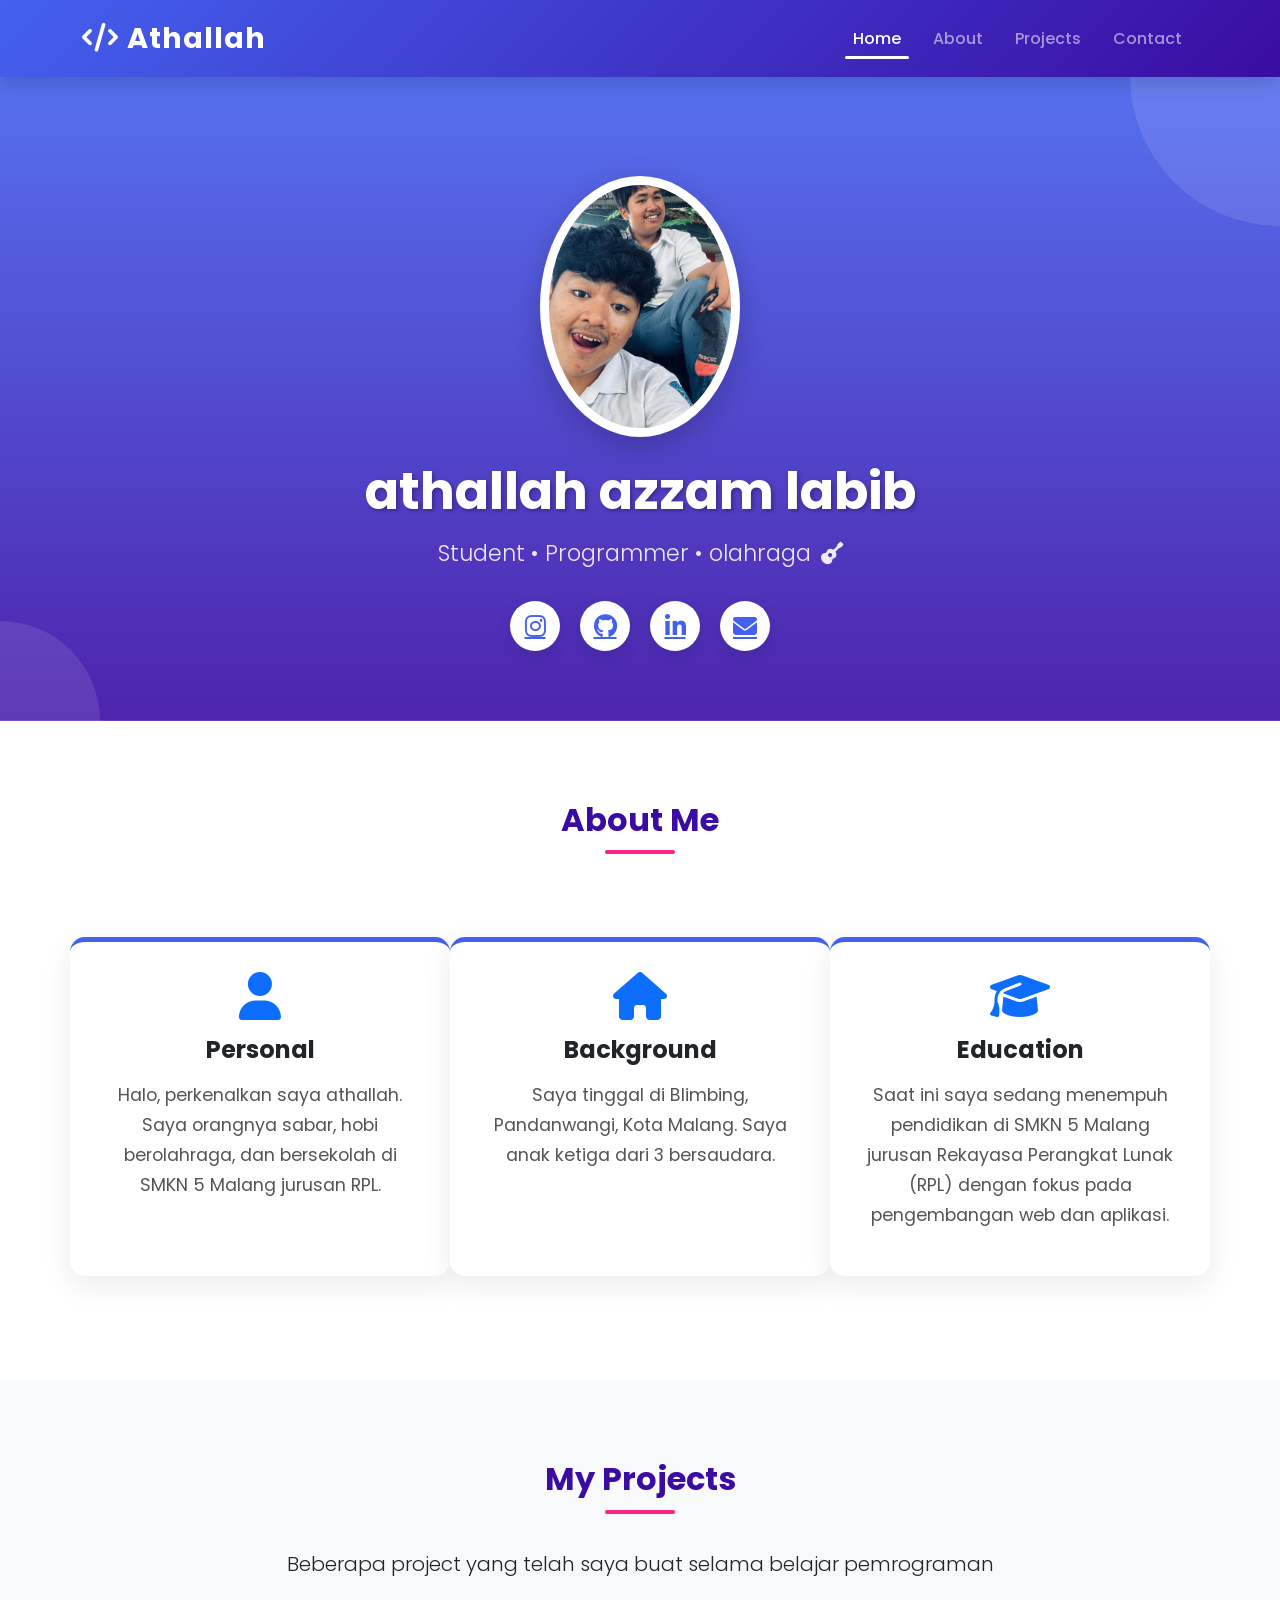
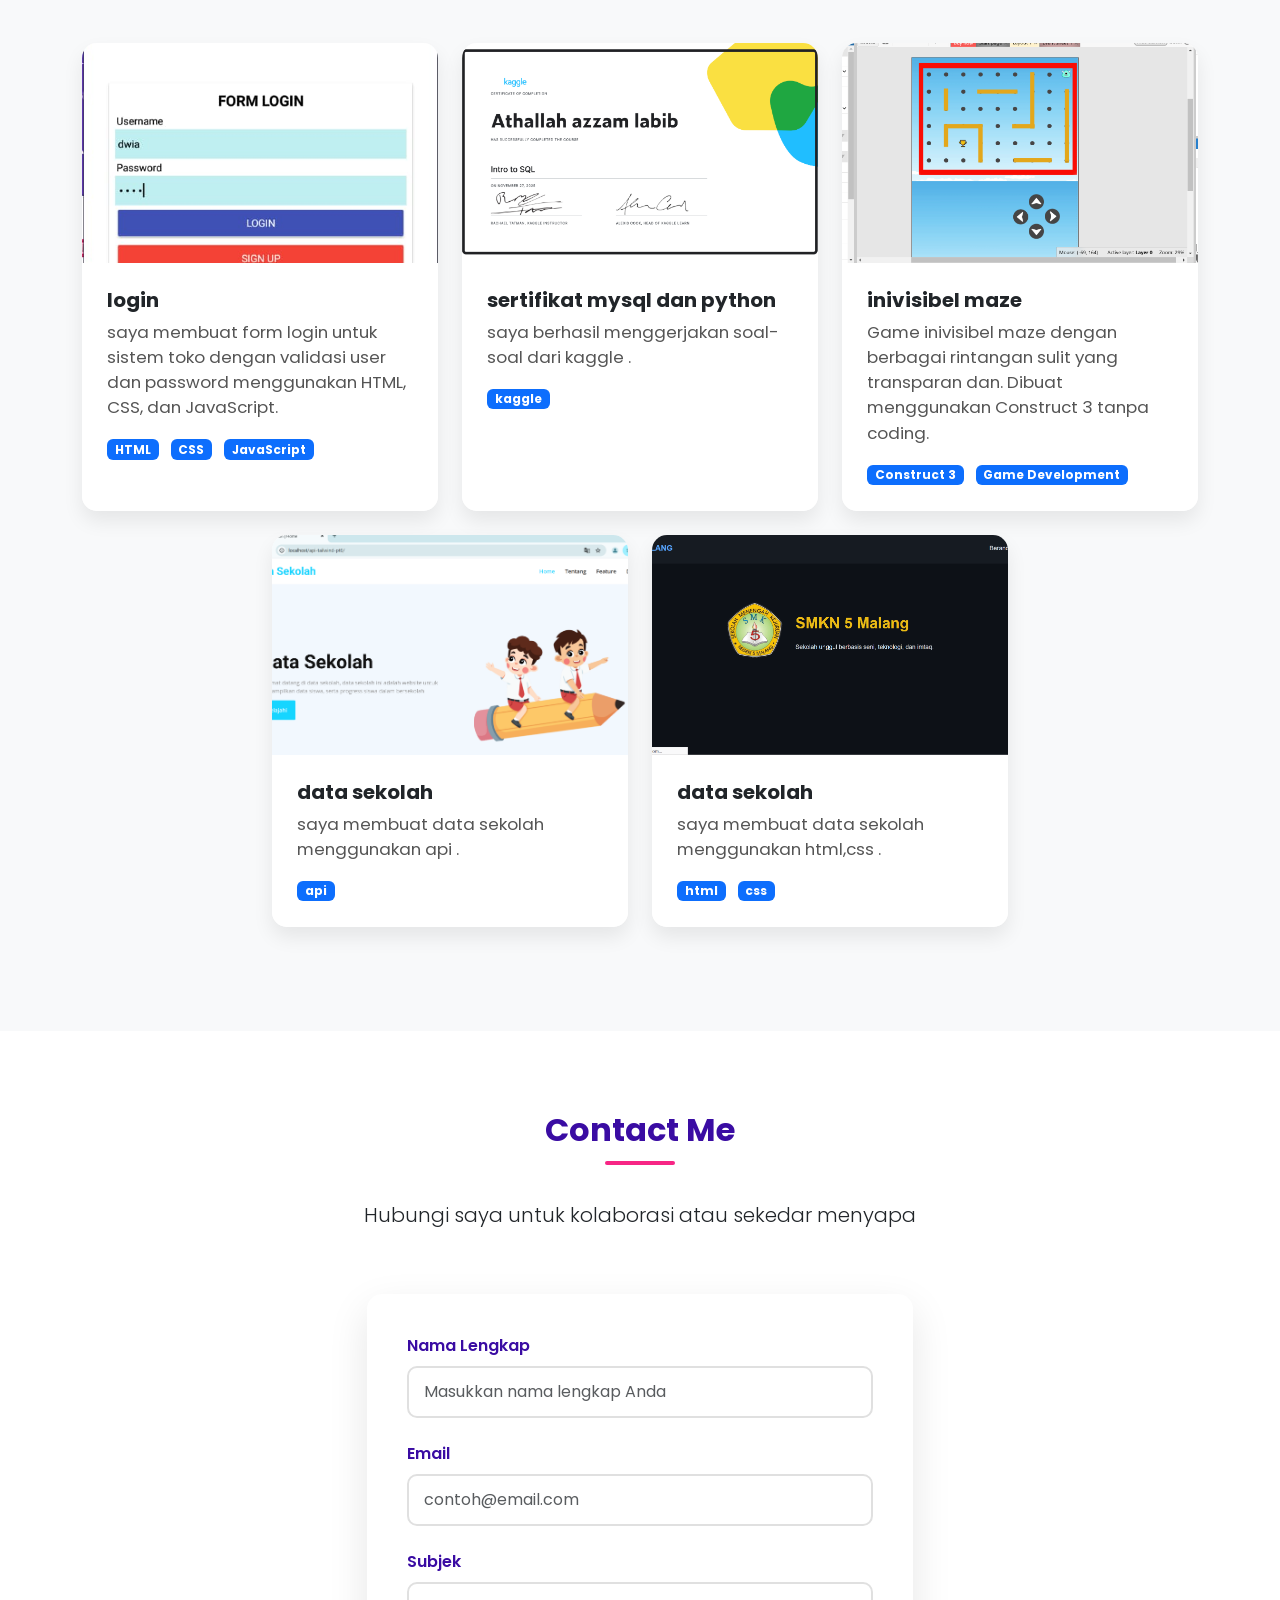
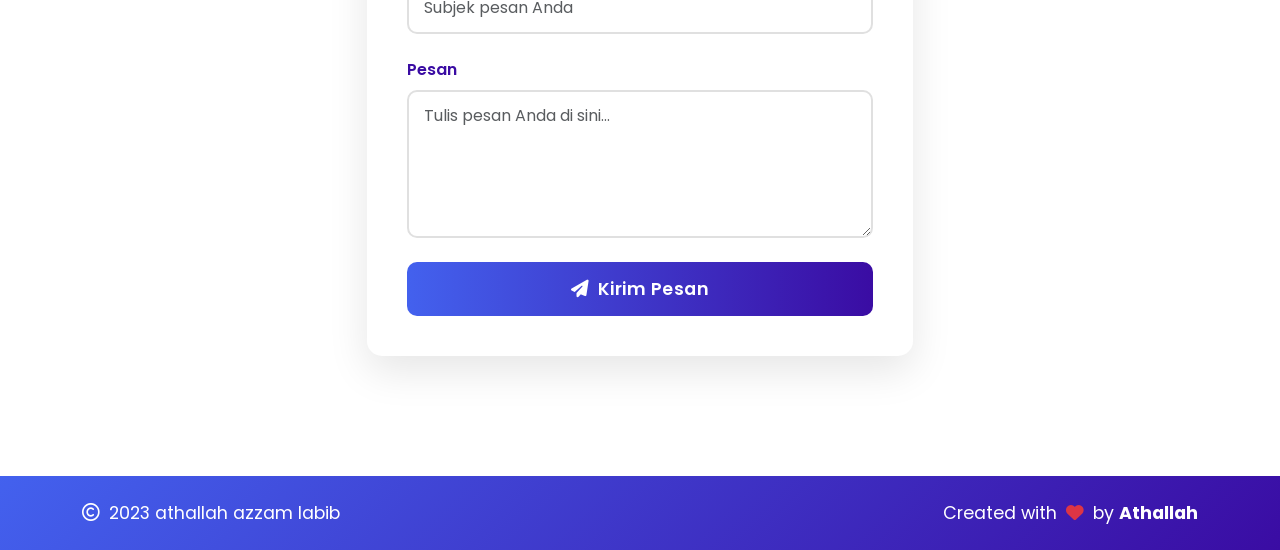
<file: index.html>
<!doctype html>
<html lang="en">
  <head>
    <meta charset="utf-8" />
    <meta name="viewport" content="width=device-width, initial-scale=1" />
    <meta name="description" content="Portfolio of Athallah azzam labib - Student, Programmer, and olahraga" />

    <!-- Bootstrap CSS -->
    <link href="https://cdn.jsdelivr.net/npm/bootstrap@5.0.2/dist/css/bootstrap.min.css" rel="stylesheet" />

    <!-- Font Awesome -->
    <link rel="stylesheet" href="https://cdnjs.cloudflare.com/ajax/libs/font-awesome/6.4.0/css/all.min.css" />

    <!-- Google Font -->
    <link href="https://fonts.googleapis.com/css2?family=Poppins:wght@300;400;500;600;700&display=swap" rel="stylesheet" />

    <!-- My CSS -->
    <style>
      :root {
        --primary-color: #4361ee;
        --secondary-color: #3a0ca3;
        --accent-color: #f72585;
        --light-color: #f8f9fa;
        --dark-color: #212529;
      }

      * {
        font-family: "Poppins", sans-serif;
      }

      body {
        padding-top: 76px;
        scroll-behavior: smooth;
      }

      /* Navbar */
      .navbar {
        background: linear-gradient(135deg, var(--primary-color), var(--secondary-color)) !important;
        box-shadow: 0 4px 12px rgba(0, 0, 0, 0.1);
        padding: 12px 0;
        transition: all 0.3s ease;
      }

      .navbar-brand {
        font-weight: 700;
        font-size: 1.8rem;
        letter-spacing: 1px;
      }

      .nav-link {
        font-weight: 500;
        margin: 0 8px;
        position: relative;
        transition: color 0.3s;
      }

      .nav-link::after {
        content: "";
        position: absolute;
        width: 0;
        height: 3px;
        background-color: white;
        left: 0;
        bottom: 0;
        transition: width 0.3s;
        border-radius: 2px;
      }

      .nav-link:hover::after,
      .nav-link.active::after {
        width: 100%;
      }

      /* Jumbotron */
      .jumbotron {
        padding: 100px 20px 70px;
        background: linear-gradient(rgba(67, 97, 238, 0.9), rgba(58, 12, 163, 0.9)), url("https://images.unsplash.com/photo-1517077304055-6e89abbf09b0?ixlib=rb-4.0.3&auto=format&fit=crop&w=1600&q=80");
        background-size: cover;
        background-position: center;
        color: white;
        position: relative;
        overflow: hidden;
      }

      .jumbotron::before {
        content: "";
        position: absolute;
        width: 300px;
        height: 300px;
        border-radius: 50%;
        background: rgba(255, 255, 255, 0.1);
        top: -150px;
        right: -150px;
      }

      .jumbotron::after {
        content: "";
        position: absolute;
        width: 200px;
        height: 200px;
        border-radius: 50%;
        background: rgba(255, 255, 255, 0.1);
        bottom: -100px;
        left: -100px;
      }

      .jumbotron img {
        border: 5px solid white;
        box-shadow: 0 10px 30px rgba(0, 0, 0, 0.2);
        transition: transform 0.5s;
        z-index: 1;
        position: relative;
      }

      .jumbotron img:hover {
        transform: scale(1.05);
      }

      .jumbotron h1 {
        font-size: 3.2rem;
        margin-bottom: 15px;
        text-shadow: 2px 2px 4px rgba(0, 0, 0, 0.3);
        z-index: 1;
        position: relative;
      }

      .jumbotron .lead {
        font-size: 1.4rem;
        margin-bottom: 30px;
        opacity: 0.9;
        z-index: 1;
        position: relative;
      }

      /* Sections */
      section {
        padding: 80px 0;
      }

      h2 {
        position: relative;
        display: inline-block;
        margin-bottom: 50px;
        color: var(--secondary-color);
      }

      h2::after {
        content: "";
        position: absolute;
        width: 70px;
        height: 4px;
        background: var(--accent-color);
        bottom: -15px;
        left: 50%;
        transform: translateX(-50%);
        border-radius: 2px;
      }

      /* About */
      #about .col-md-4 {
        background: white;
        padding: 30px;
        border-radius: 15px;
        box-shadow: 0 10px 30px rgba(0, 0, 0, 0.08);
        transition:
          transform 0.3s,
          box-shadow 0.3s;
        margin-bottom: 30px;
        border-top: 5px solid var(--primary-color);
      }

      #about .col-md-4:hover {
        transform: translateY(-10px);
        box-shadow: 0 15px 40px rgba(0, 0, 0, 0.12);
      }

      #about p {
        font-size: 1.1rem;
        line-height: 1.7;
        color: #555;
      }

      /* Project */
      #project {
        background-color: #f8f9ff;
      }

      .card {
        border: none;
        border-radius: 15px;
        overflow: hidden;
        box-shadow: 0 10px 20px rgba(0, 0, 0, 0.08);
        transition:
          transform 0.4s,
          box-shadow 0.4s;
        height: 100%;
      }

      .card:hover {
        transform: translateY(-15px);
        box-shadow: 0 20px 40px rgba(0, 0, 0, 0.15);
      }

      .card-img-top {
        height: 220px;
        object-fit: cover;
        transition: transform 0.5s;
      }

      .card:hover .card-img-top {
        transform: scale(1.05);
      }

      .card-body {
        padding: 25px;
        background: white;
      }

      .card-text {
        color: #555;
        font-size: 1.05rem;
      }

      /* Contact */
      #contact form {
        background: white;
        padding: 40px;
        border-radius: 15px;
        box-shadow: 0 15px 40px rgba(0, 0, 0, 0.1);
      }

      .form-label {
        font-weight: 600;
        color: var(--secondary-color);
        margin-bottom: 8px;
      }

      .form-control {
        padding: 12px 15px;
        border: 2px solid #e0e0e0;
        border-radius: 10px;
        transition:
          border 0.3s,
          box-shadow 0.3s;
      }

      .form-control:focus {
        border-color: var(--primary-color);
        box-shadow: 0 0 0 0.25rem rgba(67, 97, 238, 0.25);
      }

      .btn-primary {
        background: linear-gradient(to right, var(--primary-color), var(--secondary-color));
        border: none;
        padding: 14px;
        font-weight: 600;
        font-size: 1.1rem;
        border-radius: 10px;
        transition: all 0.3s;
        letter-spacing: 0.5px;
      }

      .btn-primary:hover {
        transform: translateY(-3px);
        box-shadow: 0 10px 20px rgba(67, 97, 238, 0.3);
      }

      /* Footer */
      footer {
        background: linear-gradient(135deg, var(--primary-color), var(--secondary-color));
        padding: 25px 0;
        margin-top: 40px;
      }

      footer p {
        margin: 0;
        font-size: 1.1rem;
      }

      footer a {
        text-decoration: none;
        transition: all 0.3s;
      }

      footer a:hover {
        text-decoration: underline;
        opacity: 0.9;
      }

      /* Responsive */
      @media (max-width: 768px) {
        .jumbotron h1 {
          font-size: 2.5rem;
        }

        .jumbotron .lead {
          font-size: 1.2rem;
        }

        section {
          padding: 60px 0;
        }

        #contact form {
          padding: 25px;
        }
      }

      /* Social Icons */
      .social-icons {
        display: flex;
        justify-content: center;
        gap: 20px;
        margin-top: 30px;
      }

      .social-icons a {
        display: inline-flex;
        align-items: center;
        justify-content: center;
        width: 50px;
        height: 50px;
        background: white;
        color: var(--primary-color);
        border-radius: 50%;
        font-size: 1.5rem;
        transition: all 0.3s;
        box-shadow: 0 5px 15px rgba(0, 0, 0, 0.1);
      }

      .social-icons a:hover {
        background: var(--primary-color);
        color: white;
        transform: translateY(-5px);
      }

      /* Back to Top Button */
      #backToTop {
        position: fixed;
        bottom: 30px;
        right: 30px;
        width: 50px;
        height: 50px;
        background: var(--primary-color);
        color: white;
        border-radius: 50%;
        display: flex;
        align-items: center;
        justify-content: center;
        font-size: 1.2rem;
        text-decoration: none;
        box-shadow: 0 5px 15px rgba(0, 0, 0, 0.2);
        opacity: 0;
        visibility: hidden;
        transition: all 0.3s;
        z-index: 1000;
      }

      #backToTop.show {
        opacity: 1;
        visibility: visible;
      }

      #backToTop:hover {
        background: var(--secondary-color);
        transform: translateY(-5px);
      }
    </style>

    <title>Athallah azzam labib | Portfolio</title>
    <link rel="icon" type="image/x-icon" href="https://img.icons8.com/color/96/000000/portfolio.png" />
  </head>

  <body id="home">
    <!-- Navbar -->
    <nav class="navbar navbar-expand-lg navbar-dark shadow fixed-top">
      <div class="container">
        <a class="navbar-brand" href="#home"> <i class="fas fa-code me-2"></i>Athallah </a>
        <button class="navbar-toggler" type="button" data-bs-toggle="collapse" data-bs-target="#navbarNav">
          <span class="navbar-toggler-icon"></span>
        </button>
        <div class="collapse navbar-collapse" id="navbarNav">
          <ul class="navbar-nav ms-auto">
            <li class="nav-item"><a class="nav-link active" href="#home">Home</a></li>
            <li class="nav-item"><a class="nav-link" href="#about">About</a></li>
            <li class="nav-item"><a class="nav-link" href="#project">Projects</a></li>
            <li class="nav-item"><a class="nav-link" href="#contact">Contact</a></li>
          </ul>
        </div>
      </div>
    </nav>
    <!-- End Navbar -->

    <!-- Jumbotron -->
    <section class="jumbotron text-center">
      <img src="img/fotoku.jpeg" alt="Athallah" width="200" class="rounded-circle img-thumbnail mb-4" />
      <h1 class="display-4 fw-bold">athallah azzam labib</h1>
      <p class="lead">Student • Programmer • olahraga <i class="fas fa-guitar ms-1"></i></p>
      <div class="social-icons">
        <a href="https://www.instagram.com/athalah.al/" target="_blank" title="Instagram">
          <i class="fab fa-instagram"></i>
        </a>
        <a href="https://github.com" target="_blank" title="GitHub">
          <i class="fab fa-github"></i>
        </a>
        <a href="https://linkedin.com" target="_blank" title="LinkedIn">
          <i class="fab fa-linkedin-in"></i>
        </a>
        <a href="mailto:example@email.com" title="Email">
          <i class="fas fa-envelope"></i>
        </a>
      </div>
    </section>
    <!-- End Jumbotron -->

    <!-- About -->
    <section id="about">
      <div class="container">
        <div class="row text-center mb-5">
          <div class="col">
            <h2 class="fw-bold">About Me</h2>
          </div>
        </div>
        <div class="row justify-content-center">
          <div class="col-md-4 mb-4">
            <div class="text-center">
              <i class="fas fa-user fa-3x mb-3 text-primary"></i>
              <h4 class="fw-bold mb-3">Personal</h4>
              <p>Halo, perkenalkan saya athallah. Saya orangnya sabar, hobi berolahraga, dan bersekolah di SMKN 5 Malang jurusan RPL.</p>
            </div>
          </div>
          <div class="col-md-4 mb-4">
            <div class="text-center">
              <i class="fas fa-home fa-3x mb-3 text-primary"></i>
              <h4 class="fw-bold mb-3">Background</h4>
              <p>Saya tinggal di Blimbing, Pandanwangi, Kota Malang. Saya anak ketiga dari 3 bersaudara.</p>
            </div>
          </div>
          <div class="col-md-4 mb-4">
            <div class="text-center">
              <i class="fas fa-graduation-cap fa-3x mb-3 text-primary"></i>
              <h4 class="fw-bold mb-3">Education</h4>
              <p>Saat ini saya sedang menempuh pendidikan di SMKN 5 Malang jurusan Rekayasa Perangkat Lunak (RPL) dengan fokus pada pengembangan web dan aplikasi.</p>
            </div>
          </div>
        </div>
      </div>
    </section>
    <!-- End About -->

    <!-- Project -->
    <section id="project" class="bg-light">
      <div class="container">
        <div class="row text-center mb-5">
          <div class="col">
            <h2 class="fw-bold">My Projects</h2>
            <p class="lead">Beberapa project yang telah saya buat selama belajar pemrograman</p>
          </div>
        </div>

        <div class="row justify-content-center">
          <div class="col-md-4 mb-4">
            <div class="card">
              <img src="img/foto3.jpeg" class="card-img-top" alt="Login Form Project" />
              <div class="card-body">
                <h5 class="card-title fw-bold">login</h5>
                <p class="card-text">saya membuat form login untuk sistem toko dengan validasi user dan password menggunakan HTML, CSS, dan JavaScript.</p>
                <span class="badge bg-primary me-2">HTML</span>
                <span class="badge bg-primary me-2">CSS</span>
                <span class="badge bg-primary">JavaScript</span>
              </div>
            </div>
          </div>

          <div class="col-md-4 mb-4">
            <div class="card">
              <img src="img/mysql.png" class="card-img-top" alt="Batik Website Project" />
              <div class="card-body">
                <h5 class="card-title fw-bold">sertifikat mysql dan python</h5>
                <p class="card-text">saya berhasil menggerjakan soal-soal dari kaggle  .</p>
                <span class="badge bg-primary me-2">kaggle</span>
              </div>
            </div>
          </div>

          <div class="col-md-4 mb-4">
            <div class="card">
              <img src="img/game.png" class="card-img-top" alt="Zombie Game Project" />
              <div class="card-body">
                <h5 class="card-title fw-bold">inivisibel maze</h5>
                <p class="card-text">Game inivisibel maze dengan berbagai rintangan sulit yang transparan dan. Dibuat menggunakan Construct 3 tanpa coding.</p>
                <span class="badge bg-primary me-2">Construct 3</span>
                <span class="badge bg-primary">Game Development</span>
              </div>
            </div>
          </div>

          <div class="col-md-4 mb-4">
            <div class="card">
              <img src="img/foto4.png" class="card-img-top" alt="Batik Website Project" />
              <div class="card-body">
                <h5 class="card-title fw-bold">data sekolah</h5>
                <p class="card-text">saya membuat data sekolah menggunakan api  .</p>
                <span class="badge bg-primary me-2">api</span>
              </div>
            </div>
          </div>

          <div class="col-md-4 mb-4">
            <div class="card">
              <img src="img/foto5.png" class="card-img-top" alt="Batik Website Project" />
              <div class="card-body">
                <h5 class="card-title fw-bold">data sekolah</h5>
                <p class="card-text">saya membuat data sekolah menggunakan html,css  .</p>
                <span class="badge bg-primary me-2">html</span>
                <span class="badge bg-primary me-2">css</span>
              </div>
            </div>
          </div>

        </div>
      </div>
    </section>
    <!-- End Project -->

    <!-- Contact -->
    <section id="contact">
      <div class="container">
        <div class="row text-center mb-5">
          <div class="col">
            <h2 class="fw-bold">Contact Me</h2>
            <p class="lead">Hubungi saya untuk kolaborasi atau sekedar menyapa</p>
          </div>
        </div>

        <div class="row justify-content-center">
          <div class="col-md-8 col-lg-6">
            <form name="Email-subsribes-form">
              <div class="mb-4">
                <label class="form-label">Nama Lengkap</label>
                <input type="text" class="form-control" name="nama" required placeholder="Masukkan nama lengkap Anda" />
              </div>

              <div class="mb-4">
                <label class="form-label">Email</label>
                <input type="email" class="form-control" name="email" required placeholder="contoh@email.com" />
              </div>

              <div class="mb-4">
                <label class="form-label">Subjek</label>
                <input type="text" class="form-control" name="subject" placeholder="Subjek pesan Anda" />
              </div>

              <div class="mb-4">
                <label class="form-label">Pesan</label>
                <textarea class="form-control" rows="5" name="pesan" placeholder="Tulis pesan Anda di sini..."></textarea>
              </div>

              <button type="submit" class="btn btn-primary w-100"><i class="fas fa-paper-plane me-2"></i>Kirim Pesan</button>
            </form>
          </div>
        </div>
      </div>
    </section>
    <!-- End Contact -->

    <!-- Footer -->
    <footer class="text-white py-4">
      <div class="container">
        <div class="row align-items-center">
          <div class="col-md-6 text-center text-md-start mb-3 mb-md-0">
            <p class="mb-0"><i class="far fa-copyright me-1"></i> 2023 athallah azzam labib</p>
          </div>
          <div class="col-md-6 text-center text-md-end">
            <p class="mb-0">
              Created with <i class="fas fa-heart text-danger mx-1"></i> by
              <a href="https://www.instagram.com/athalah.al/" class="text-white fw-bold" target="_blank"> Athallah </a>
            </p>
          </div>
        </div>
      </div>
    </footer>
    <!-- End Footer -->

    <!-- Back to Top Button -->
    <a href="#home" id="backToTop">
      <i class="fas fa-arrow-up"></i>
    </a>

    <!-- Bootstrap JS -->
    <script src="https://cdn.jsdelivr.net/npm/bootstrap@5.0.2/dist/js/bootstrap.bundle.min.js"></script>

    <!-- Google Script & Custom JS -->
    <script>
      // Back to top button
      const backToTopButton = document.getElementById("backToTop");

      window.addEventListener("scroll", () => {
        if (window.pageYOffset > 300) {
          backToTopButton.classList.add("show");
        } else {
          backToTopButton.classList.remove("show");
        }
      });

      // Navbar background on scroll
      window.addEventListener("scroll", () => {
        const navbar = document.querySelector(".navbar");
        if (window.pageYOffset > 100) {
          navbar.style.padding = "8px 0";
          navbar.style.boxShadow = "0 6px 20px rgba(0, 0, 0, 0.15)";
        } else {
          navbar.style.padding = "12px 0";
          navbar.style.boxShadow = "0 4px 12px rgba(0, 0, 0, 0.1)";
        }
      });

      // Smooth scroll for anchor links
      document.querySelectorAll('a[href^="#"]').forEach((anchor) => {
        anchor.addEventListener("click", function (e) {
          e.preventDefault();

          const targetId = this.getAttribute("href");
          if (targetId === "#") return;

          const targetElement = document.querySelector(targetId);
          if (targetElement) {
            window.scrollTo({
              top: targetElement.offsetTop - 80,
              behavior: "smooth",
            });

            // Update active nav link
            document.querySelectorAll(".nav-link").forEach((link) => {
              link.classList.remove("active");
            });
            this.classList.add("active");
          }
        });
      });

      // Form submission
      const scriptURL = "https://script.google.com/macros/s/AKfycbzf6gGV0lz12i3ejOHQdvBr5t6mUOjr2nhP6x7j2tuHAVz-yGu0eql5O7sgOvaDfvEO/exec";
      const form = document.forms["Email-subsribes-form"];

      form.addEventListener("submit", (e) => {
        e.preventDefault();

        // Show loading state
        const submitBtn = form.querySelector('button[type="submit"]');
        const originalText = submitBtn.innerHTML;
        submitBtn.innerHTML = '<i class="fas fa-spinner fa-spin me-2"></i>Mengirim...';
        submitBtn.disabled = true;

        fetch(scriptURL, {
          method: "POST",
          body: new FormData(form),
        })
          .then((response) => {
            alert("Pesan berhasil dikirim! Saya akan membalas secepatnya.");
            form.reset();
          })
          .catch((error) => {
            alert("Gagal mengirim pesan. Silakan coba lagi.");
          })
          .finally(() => {
            submitBtn.innerHTML = originalText;
            submitBtn.disabled = false;
          });
      });
    </script>
  </body>
</html>
</file>
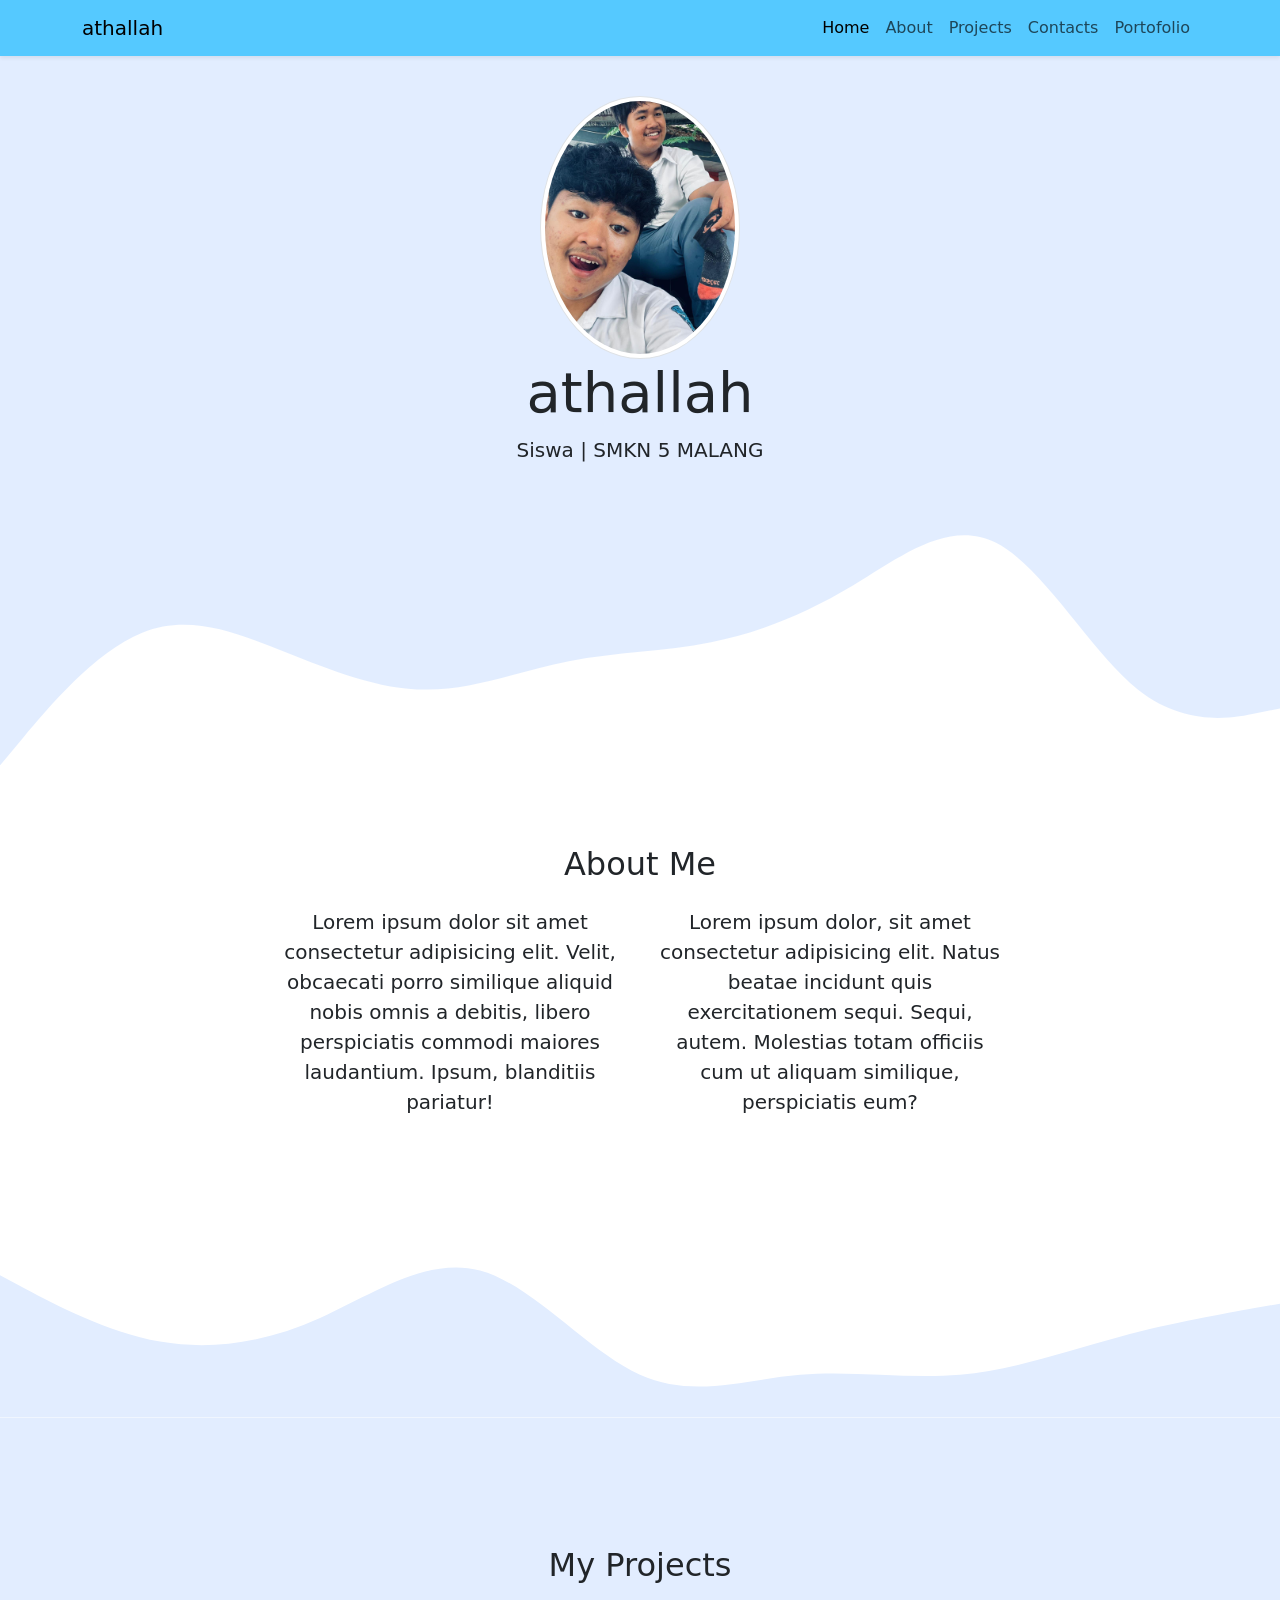
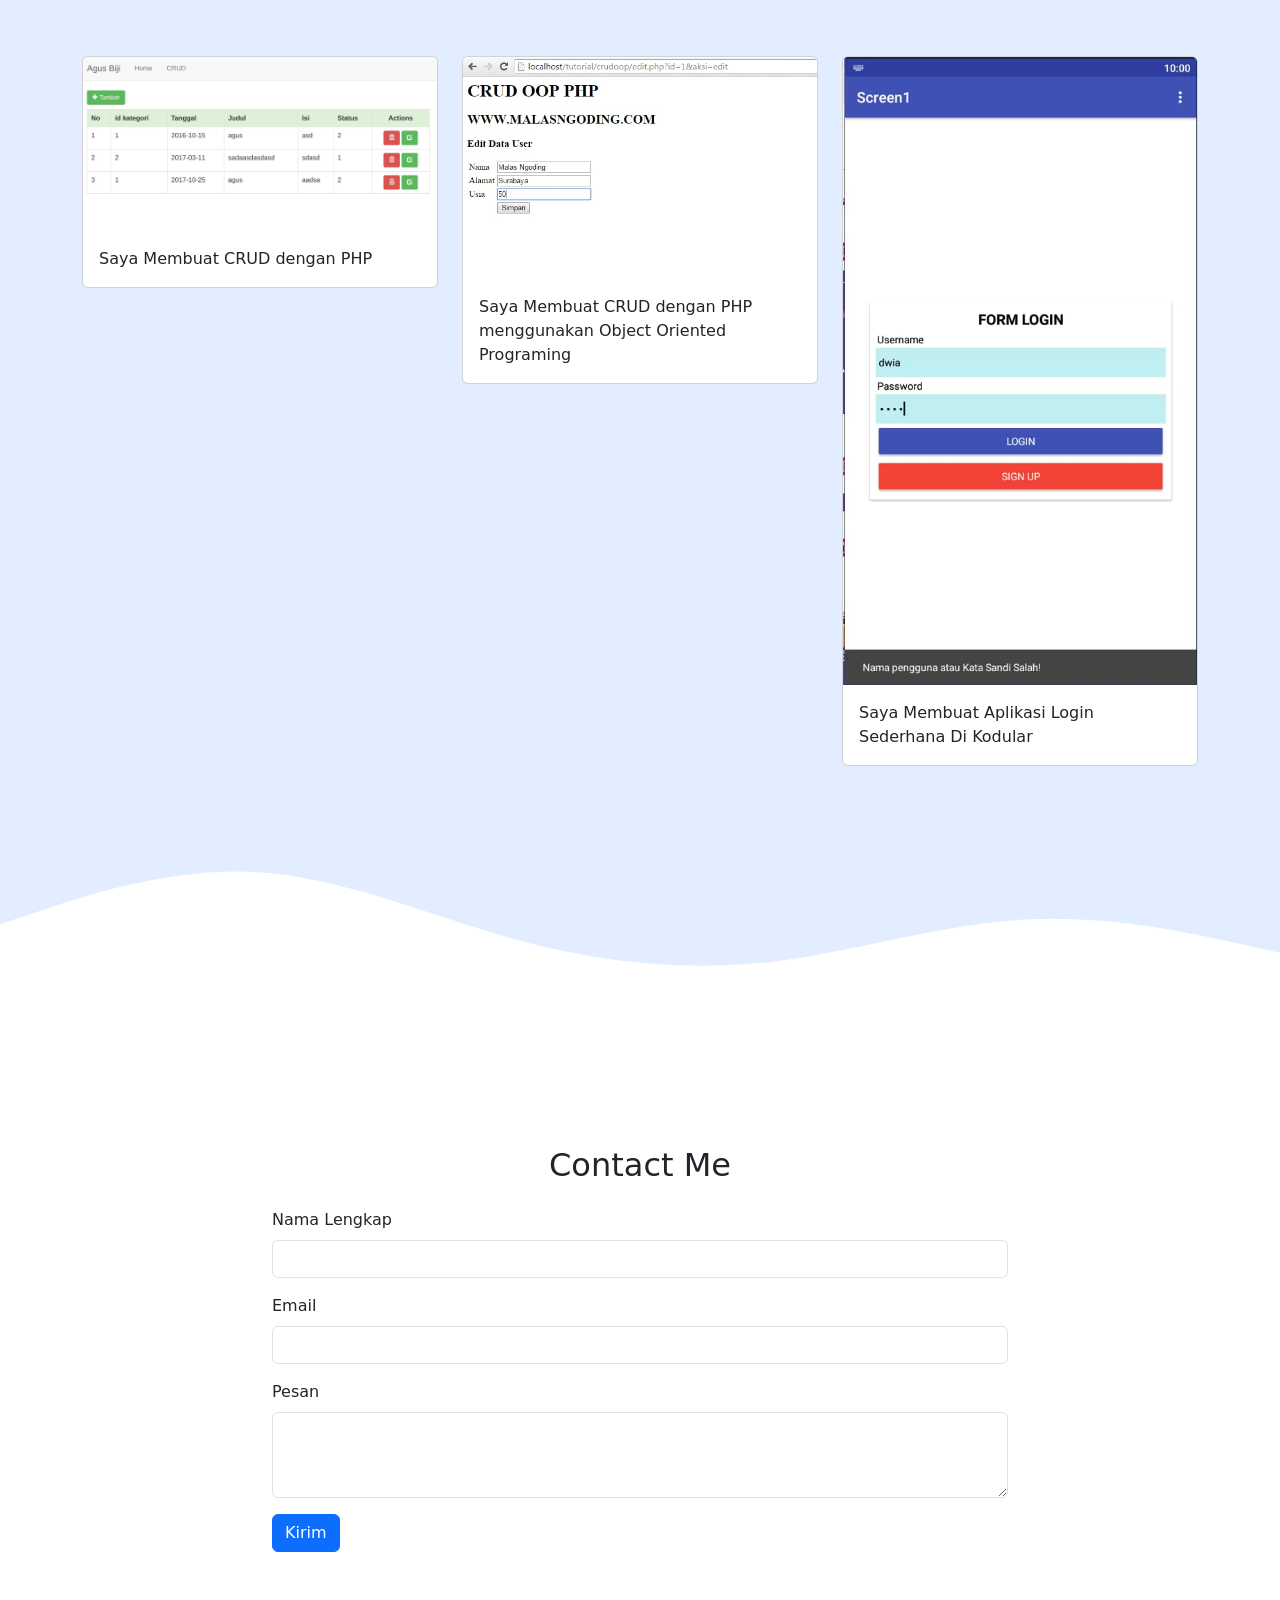
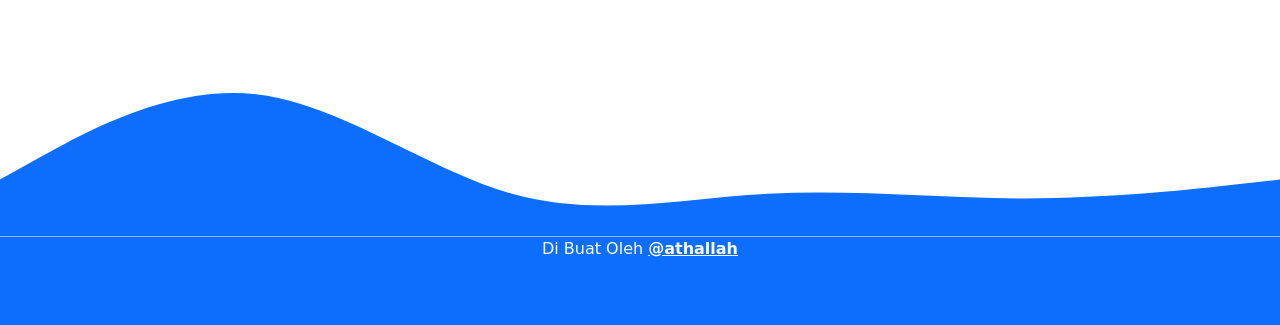
<file: index2.html>
<!DOCTYPE html>
<html lang="en">
  <head>
    <meta charset="UTF-8" />
    <meta name="viewport" content="width=device-width, initial-scale=1.0" />
    <title>athallah azzam labib | Portofolio</title>
    <link rel="stylesheet" href="https://cdn.jsdelivr.net/npm/bootstrap@5.3.7/dist/css/bootstrap.min.css" />
    <link rel="stylesheet" href="style.css" />
  </head>
  <body id="home">
    <!-- Navbar -->
    <nav class="navbar navbar-expand-lg navbar-light shadow-sm fixed-top" style="background-color: #55c9ff">
      <div class="container">
        <a class="navbar-brand" href="#">athallah</a>
        <button class="navbar-toggler" type="button" data-bs-toggle="collapse" data-bs-target="#navbarNav" aria-controls="navbarNav" aria-expanded="false" aria-label="Toggle navigation">
          <span class="navbar-toggler-icon"></span>
        </button>
        <div class="collapse navbar-collapse" id="navbarNav">
          <ul class="navbar-nav ms-auto">
            <li class="nav-item">
              <a class="nav-link active" aria-current="page" href="#home">Home</a>
            </li>
            <li class="nav-item">
              <a class="nav-link" href="#about">About</a>
            </li>
            <li class="nav-item">
              <a class="nav-link" href="#projects">Projects</a>
            </li>
            <li class="nav-item">
              <a class="nav-link" href="#contact">Contacts</a>
            <li class="nav-item">
              <a class="nav-link" href="index.html">Portofolio</a>
            </li>
          </ul>
        </div>
      </div>
    </nav>
    <!-- Akhir Navbar -->

    <!-- Jumbotron -->
    <section class="jumbotron text-center">
      <img src="img/fotoku.jpeg" alt="" width="200" class="rounded-circle img-thumbnail" />
      <h1 class="display-4">athallah</h1>
      <p class="lead">Siswa | SMKN 5 MALANG</p>
      <svg xmlns="http://www.w3.org/2000/svg" viewBox="0 0 1440 320">
        <path
          fill="#fff"
          fill-opacity="1"
          d="M0,320L26.7,288C53.3,256,107,192,160,170.7C213.3,149,267,171,320,192C373.3,213,427,235,480,234.7C533.3,235,587,213,640,202.7C693.3,192,747,192,800,181.3C853.3,171,907,149,960,117.3C1013.3,85,1067,43,1120,69.3C1173.3,96,1227,192,1280,234.7C1333.3,277,1387,267,1413,261.3L1440,256L1440,320L1413.3,320C1386.7,320,1333,320,1280,320C1226.7,320,1173,320,1120,320C1066.7,320,1013,320,960,320C906.7,320,853,320,800,320C746.7,320,693,320,640,320C586.7,320,533,320,480,320C426.7,320,373,320,320,320C266.7,320,213,320,160,320C106.7,320,53,320,27,320L0,320Z"
        ></path>
      </svg>
    </section>
    <!-- Akhir jumbotron -->

    <!-- About -->
    <section id="about">
      <div class="container">
        <div class="row text-center mb-3">
          <div class="col">
            <h2>About Me</h2>
          </div>
        </div>
        <div class="row justify-content-center fs-5 text-center">
          <div class="col-md-4">
            <p>Lorem ipsum dolor sit amet consectetur adipisicing elit. Velit, obcaecati porro similique aliquid nobis omnis a debitis, libero perspiciatis commodi maiores laudantium. Ipsum, blanditiis pariatur!</p>
          </div>
          <div class="col-md-4">
            <p>Lorem ipsum dolor, sit amet consectetur adipisicing elit. Natus beatae incidunt quis exercitationem sequi. Sequi, autem. Molestias totam officiis cum ut aliquam similique, perspiciatis eum?</p>
          </div>
        </div>
      </div>
      <svg xmlns="http://www.w3.org/2000/svg" viewBox="0 0 1440 320">
        <path
          fill="#e2edff"
          fill-opacity="1"
          d="M0,160L30,176C60,192,120,224,180,234.7C240,245,300,235,360,208C420,181,480,139,540,154.7C600,171,660,245,720,272C780,299,840,277,900,272C960,267,1020,277,1080,272C1140,267,1200,245,1260,229.3C1320,213,1380,203,1410,197.3L1440,192L1440,320L1410,320C1380,320,1320,320,1260,320C1200,320,1140,320,1080,320C1020,320,960,320,900,320C840,320,780,320,720,320C660,320,600,320,540,320C480,320,420,320,360,320C300,320,240,320,180,320C120,320,60,320,30,320L0,320Z"
        ></path>
      </svg>
    </section>
    <!-- Akhir About -->

    <!-- Projects -->
    <section id="projects">
      <div class="container">
        <div class="row text-center">
          <div class="col my-5">
            <h2>My Projects</h2>
          </div>
        </div>
        <div class="row">
          <div class="col-md-4 my-3">
            <div class="card">
              <img src="img/foto1.jpeg" class="card-img-top" alt="..." />
              <div class="card-body">
                <p class="card-text">Saya Membuat CRUD dengan PHP</p>
              </div>
            </div>
          </div>
          <div class="col-md-4 my-3">
            <div class="card">
              <img src="img/foto2.jpeg" class="card-img-top" alt="..." />
              <div class="card-body">
                <p class="card-text">Saya Membuat CRUD dengan PHP menggunakan Object Oriented Programing</p>
              </div>
            </div>
          </div>
          <div class="col-md-4 my-3">
            <div class="card">
              <img src="img/foto3.jpeg" class="card-img-top" alt="..." />
              <div class="card-body">
                <p class="card-text">Saya Membuat Aplikasi Login Sederhana Di Kodular</p>
              </div>
            </div>
          </div>
        </div>
      </div>
      <svg xmlns="http://www.w3.org/2000/svg" viewBox="0 0 1440 320">
        <path
          fill="#ffffff"
          fill-opacity="1"
          d="M0,160L48,144C96,128,192,96,288,101.3C384,107,480,149,576,176C672,203,768,213,864,202.7C960,192,1056,160,1152,154.7C1248,149,1344,171,1392,181.3L1440,192L1440,320L1392,320C1344,320,1248,320,1152,320C1056,320,960,320,864,320C768,320,672,320,576,320C480,320,384,320,288,320C192,320,96,320,48,320L0,320Z"
        ></path>
      </svg>
    </section>
    <!-- Akhir Projects -->

    <!-- Pendidikan -->

    <!-- AKhir Pendidikan -->

    <!-- Conctact -->
    <section id="contact">
      <div class="container">
        <div class="row text-center mb-3">
          <div class="col">
            <h2>Contact Me</h2>
          </div>
        </div>
        <div class="row justify-content-center">
          <div class="col-md-8">
            <div class="alert alert-success alert-dismissible fade show my-alert d-none" role="alert">
              <strong>Terimakasih!</strong> Pesan anda sudah terkirim.
              <button type="button" class="btn-close" data-bs-dismiss="alert" aria-label="Close"></button>
            </div>
            <form name="Contact-From-My-Porto-Folio">
              <div class="mb-3">
                <label for="name" class="form-label">Nama Lengkap</label>
                <input type="text" name="nama" class="form-control" id="name" aria-describedby="name" required />
              </div>
              <div class="mb-3">
                <label for="email" class="form-label">Email</label>
                <input type="email" name="email" class="form-control" id="email" aria-describedby="email" required />
              </div>
              <div class="mb-3">
                <label for="exampleFormControlTextarea1" class="form-label">Pesan</label>
                <textarea class="form-control" name="pesan" id="exampleFormControlTextarea1" rows="3" required></textarea>
              </div>
              <button type="submit" class="btn btn-primary btn-kirim">Kirim</button>
              <button class="btn btn-primary d-none btn-loading" type="button" disabled>
                <span class="spinner-border spinner-border-sm" aria-hidden="true"></span>
                <span role="status">Loading...</span>
              </button>
            </form>
          </div>
        </div>
      </div>
      <svg xmlns="http://www.w3.org/2000/svg" viewBox="0 0 1440 320">
        <path
          fill="#0d6efd"
          fill-opacity="1"
          d="M0,256L48,229.3C96,203,192,149,288,160C384,171,480,245,576,272C672,299,768,277,864,272C960,267,1056,277,1152,277.3C1248,277,1344,267,1392,261.3L1440,256L1440,320L1392,320C1344,320,1248,320,1152,320C1056,320,960,320,864,320C768,320,672,320,576,320C480,320,384,320,288,320C192,320,96,320,48,320L0,320Z"
        ></path>
      </svg>
    </section>

    <!-- Akhir Contact -->

    <!-- Footer -->
    <footer class="bg-primary text-white text-center pb-5">
      <p>Di Buat Oleh </i> <a href="https://www.instagram.com/athalah.al/" class="text-white fw-bold">@athallah</a></p>
    </footer>
    <!-- Akhir Footer -->
    <script src="https://cdn.jsdelivr.net/npm/bootstrap@5.3.7/dist/js/bootstrap.bundle.min.js"></script>
    <script>
      const scriptURL = "https://script.google.com/macros/s/AKfycbzVyDuyE5VAu9rVhqAwqBxTMwV0yubSBf3lZ3nzhGcsGktWNVF109_GU8rT_o-Jq1Ym/exec";
      const form = document.forms["Contact-From-My-Porto-Folio"];
      const btnKirim = document.querySelector(".btn-kirim");
      const btnLoading = document.querySelector(".btn-loading");
      const myAlert = document.querySelector(".my-alert");
  

      form.addEventListener("submit", (e) => {
        e.preventDefault();
          // loading
      btnLoading.classList.toggle('d-none');
      btnKirim.classList.toggle('d-none');

        fetch(scriptURL, { method: "POST", body: new FormData(form) })
          .then((response) => {
            // reload
              btnLoading.classList.toggle('d-none');
              btnKirim.classList.toggle('d-none');
              myAlert.classList.toggle('d-none');
              form.reset();
  
            console.log("Success!", response);
          })
          .catch((error) => console.error("Error!", error.message));
      });
    </script>
  </body>
</html>
</file>
<file: style.css>
body {
  min-height: 2000px;
}

.jumbotron {
  padding-top: 6rem;
  background-color: #e2edff;
}

#projects {
  background-color: #e2edff;
  min-height: 100vh;
}

section {
  padding-top: 5rem;
}
</file>
